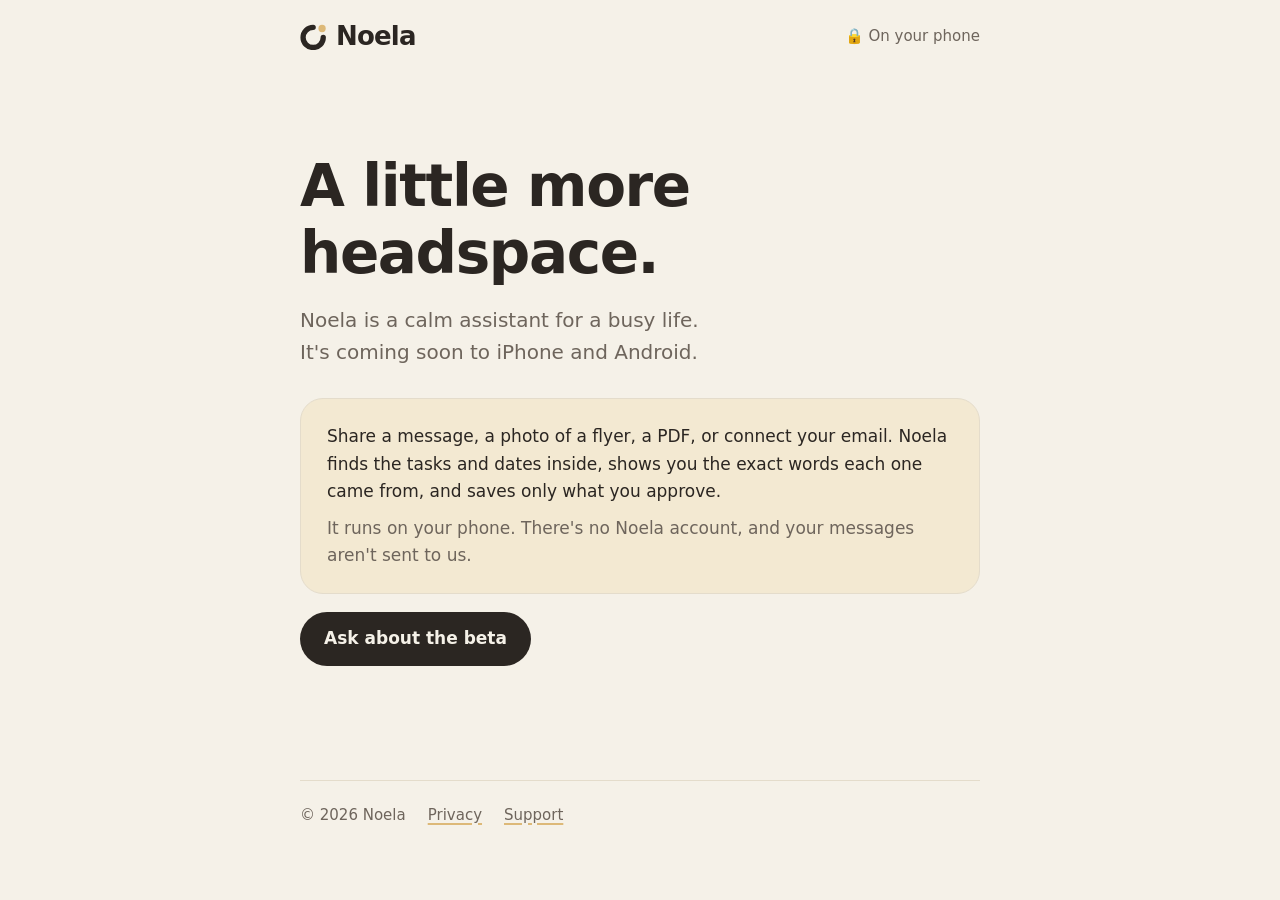
<file: index.html>
<!doctype html>
<html lang="en">
<head>
  <meta charset="utf-8">
  <meta name="viewport" content="width=device-width, initial-scale=1">
  <meta name="robots" content="noindex">
  <title>Noela: a calm assistant for a busy life</title>
  <meta name="description" content="Noela is a private assistant on your phone that finds tasks and dates in your messages and email, then lets you approve what to keep. Coming soon to iPhone and Android.">
  <link rel="stylesheet" href="/site.css">
  <link rel="icon" href="/favicon.svg" type="image/svg+xml">
  <link rel="apple-touch-icon" href="/apple-touch-icon.png">
</head>
<body>
  <div class="wrap">
    <header class="top">
      <a class="wordmark" href="/"><img src="/logo.svg" alt="" width="28" height="28">Noela</a>
      <span class="lock">🔒 On your phone</span>
    </header>

    <main class="hero">
      <h1>A little more headspace.</h1>
      <p class="lede">Noela is a calm assistant for a busy life. It's coming soon to iPhone and Android.</p>

      <div class="card">
        <p>Share a message, a photo of a flyer, a PDF, or connect your email. Noela finds the tasks and dates inside, shows you the exact words each one came from, and saves only what you approve.</p>
        <p class="muted">It runs on your phone. There's no Noela account, and your messages aren't sent to us.</p>
      </div>

      <a class="pill" href="mailto:support@heynoela.com?subject=Noela%20beta">Ask about the beta</a>
    </main>

    <footer>
      <span>© 2026 Noela</span>
      <a href="/privacy/">Privacy</a>
      <a href="/support/">Support</a>
    </footer>
  </div>
</body>
</html>
</file>
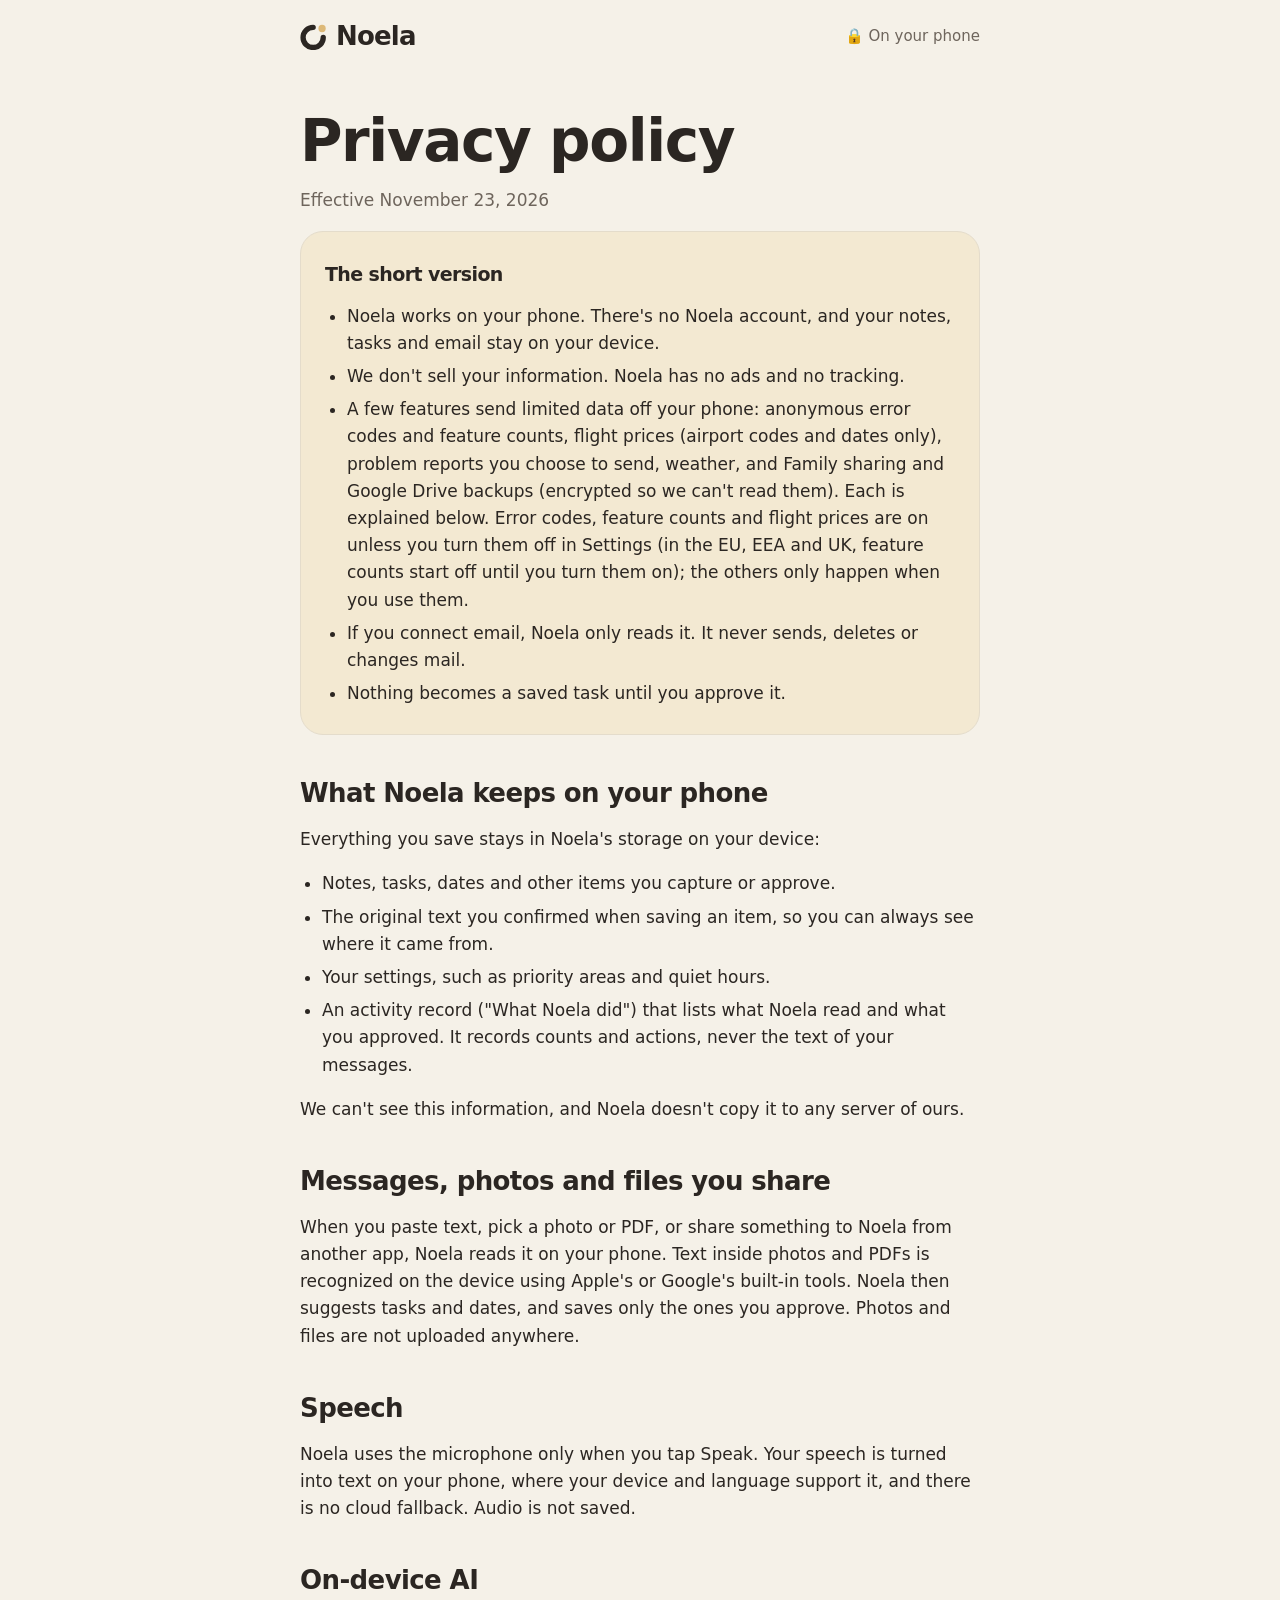
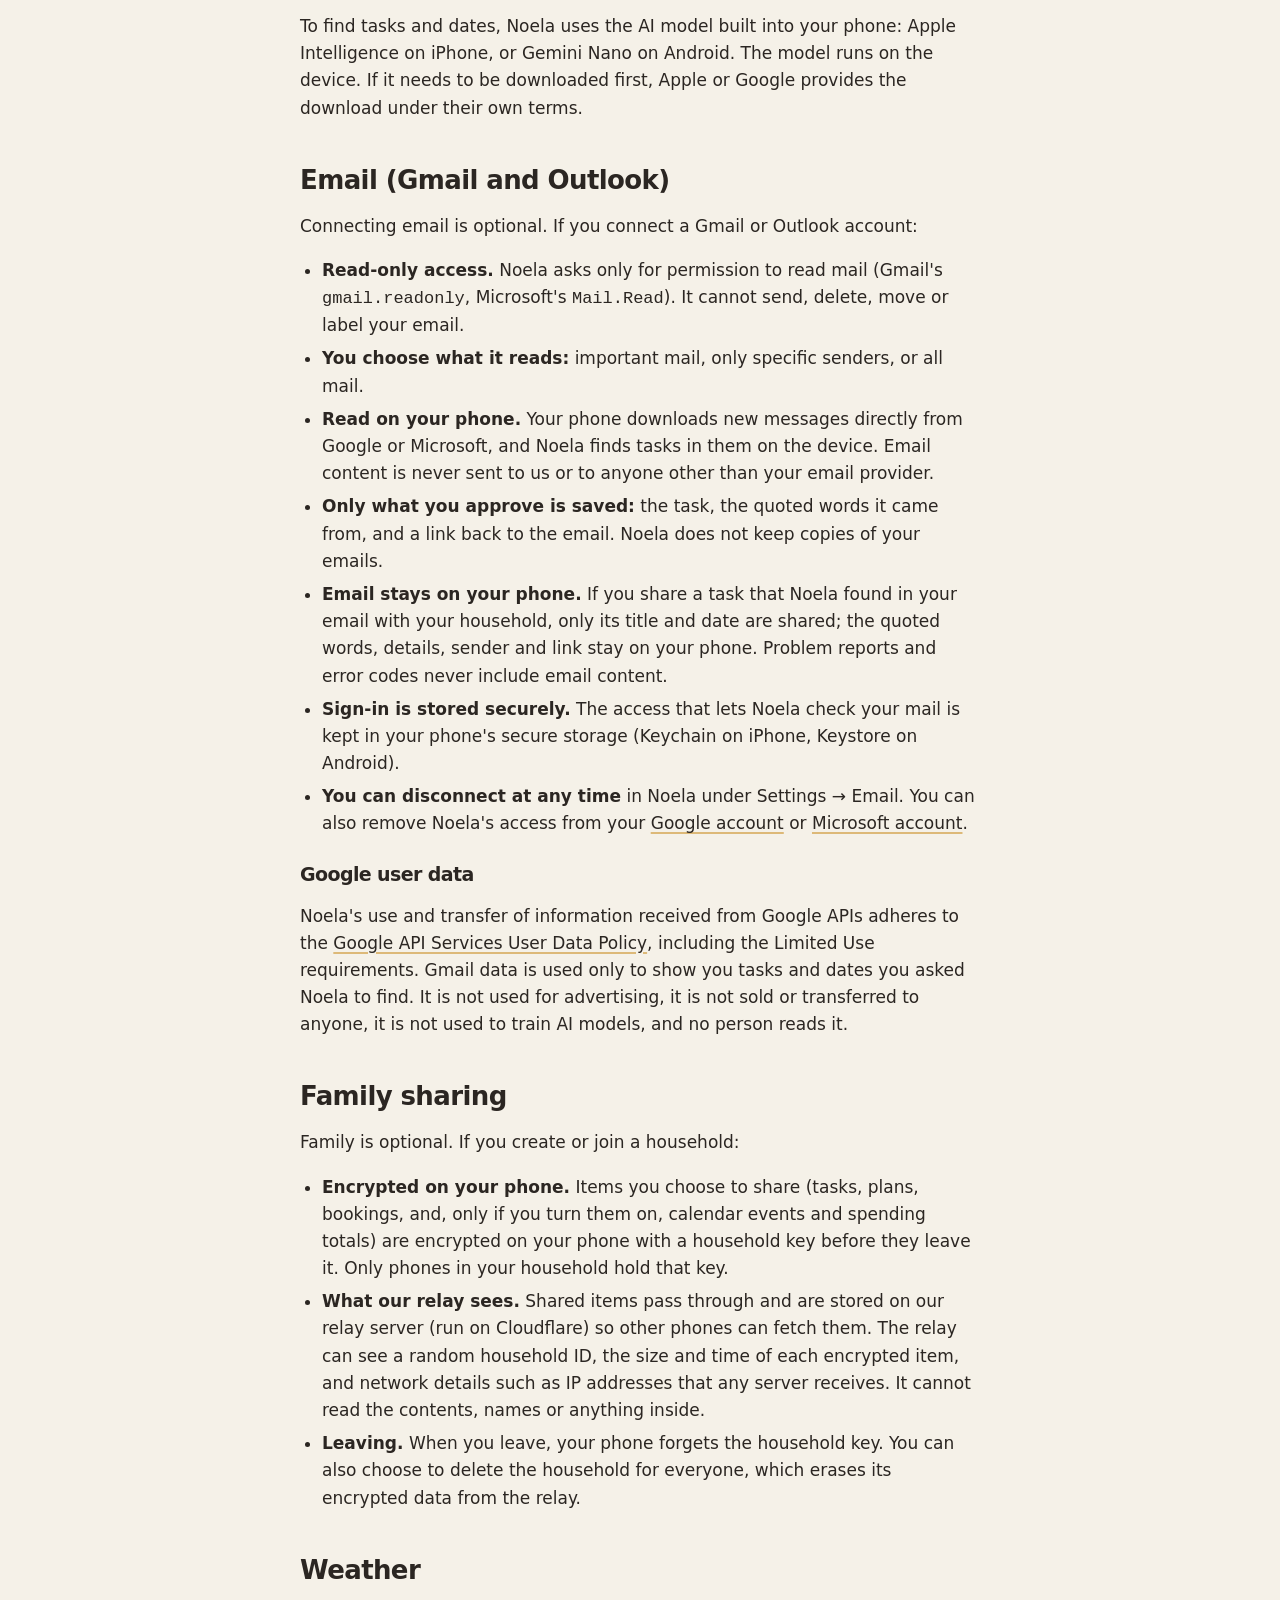
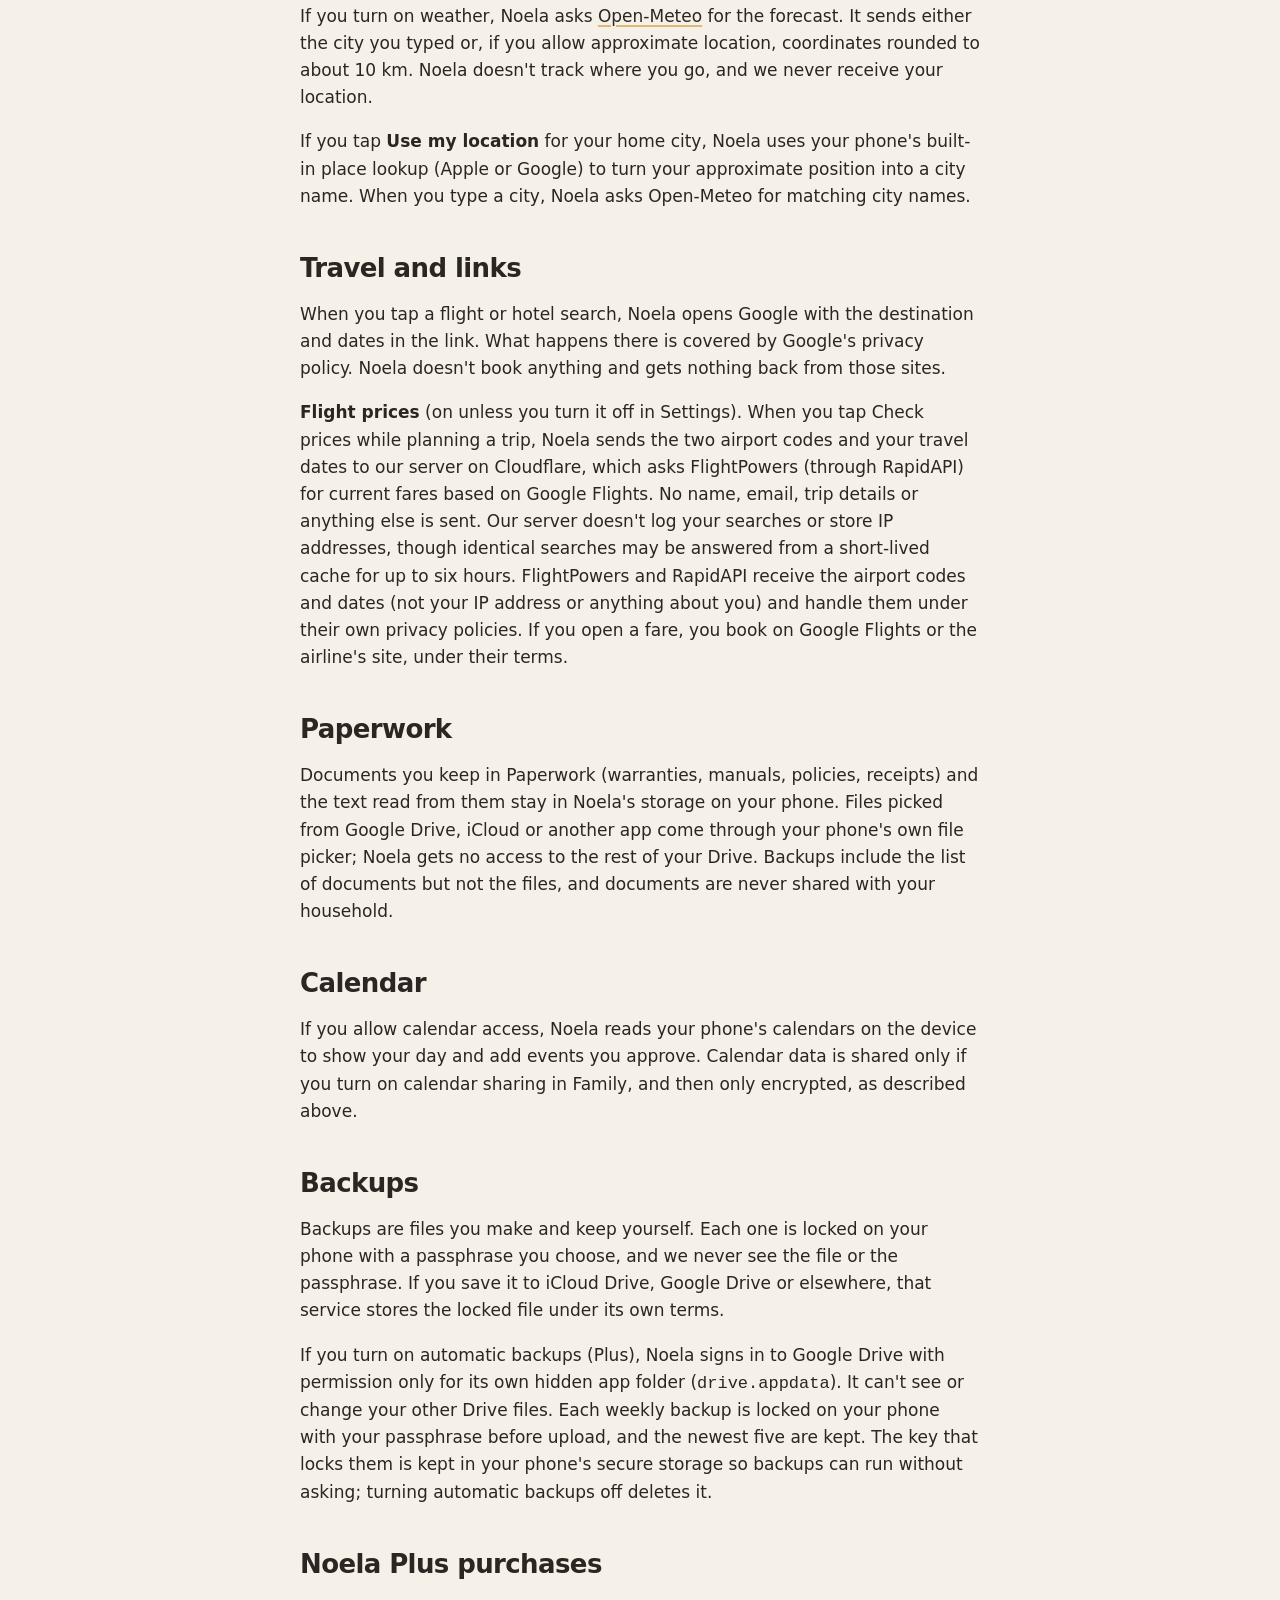
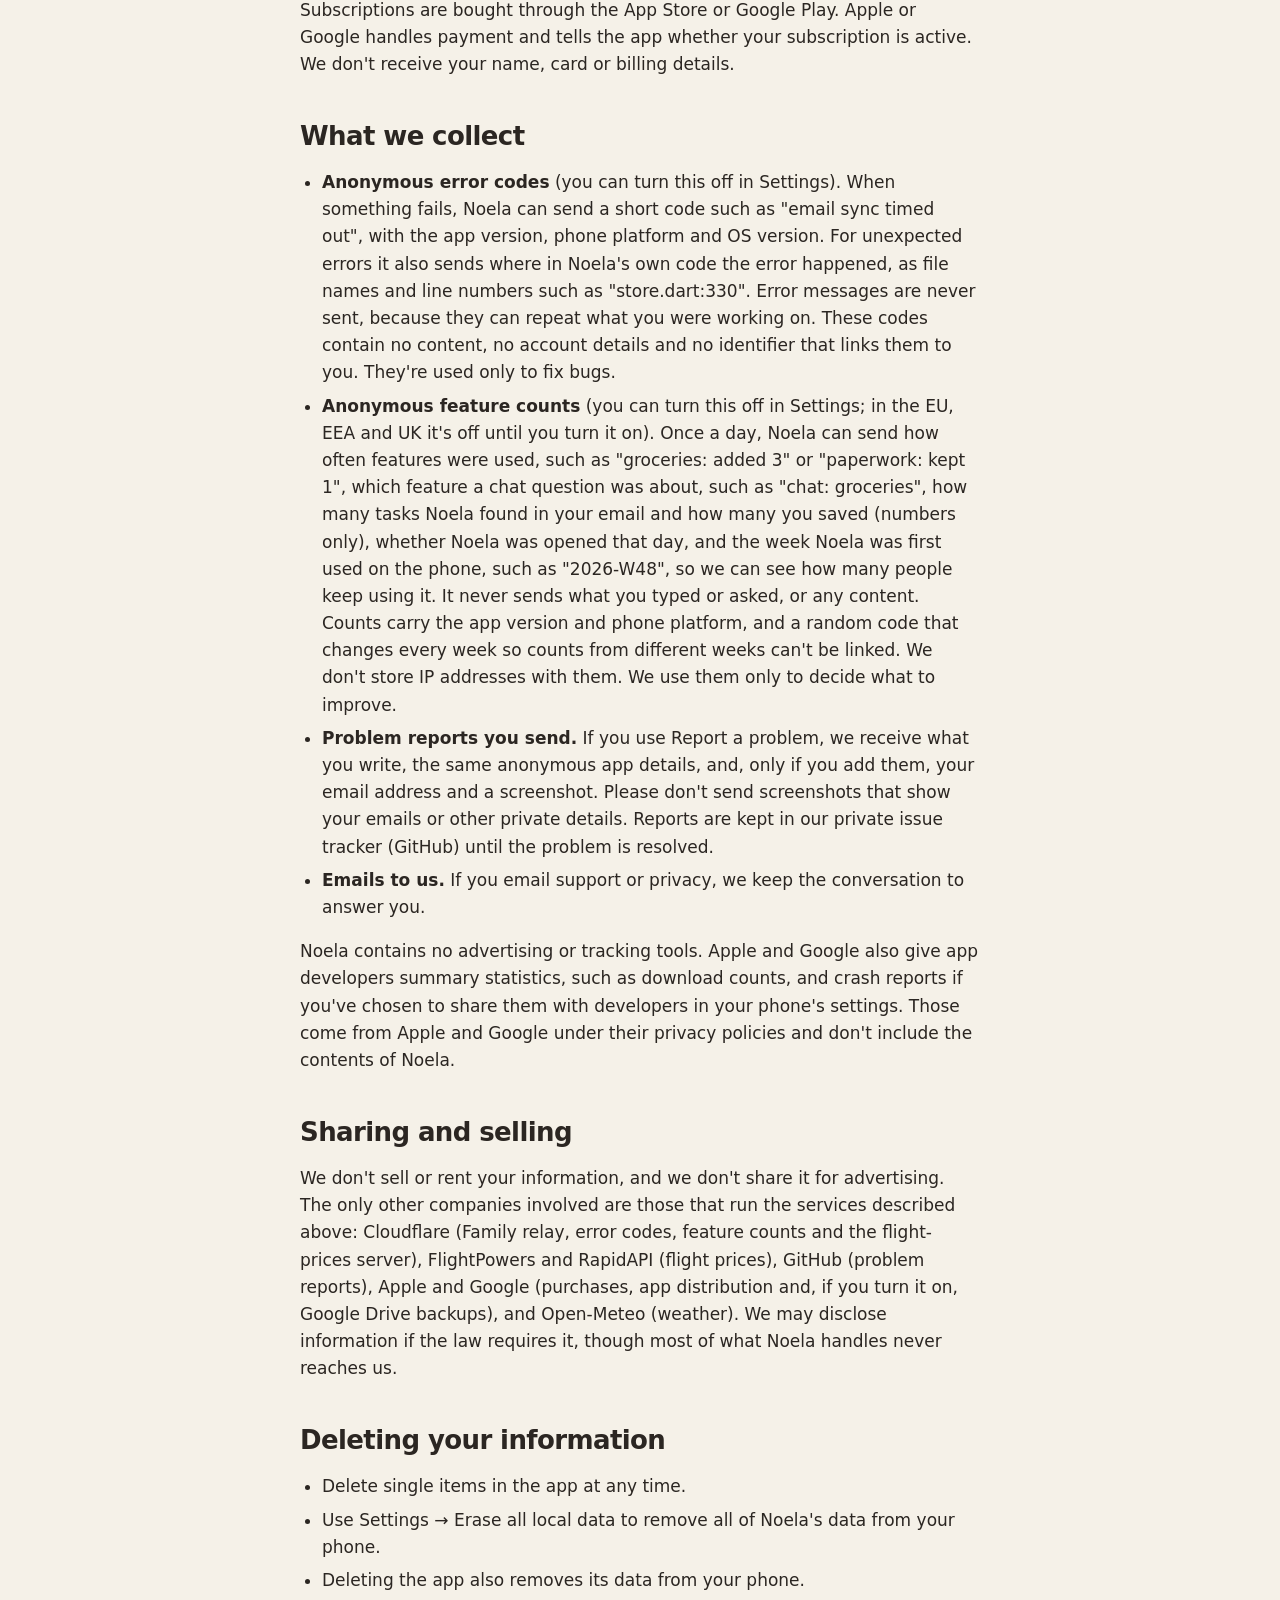
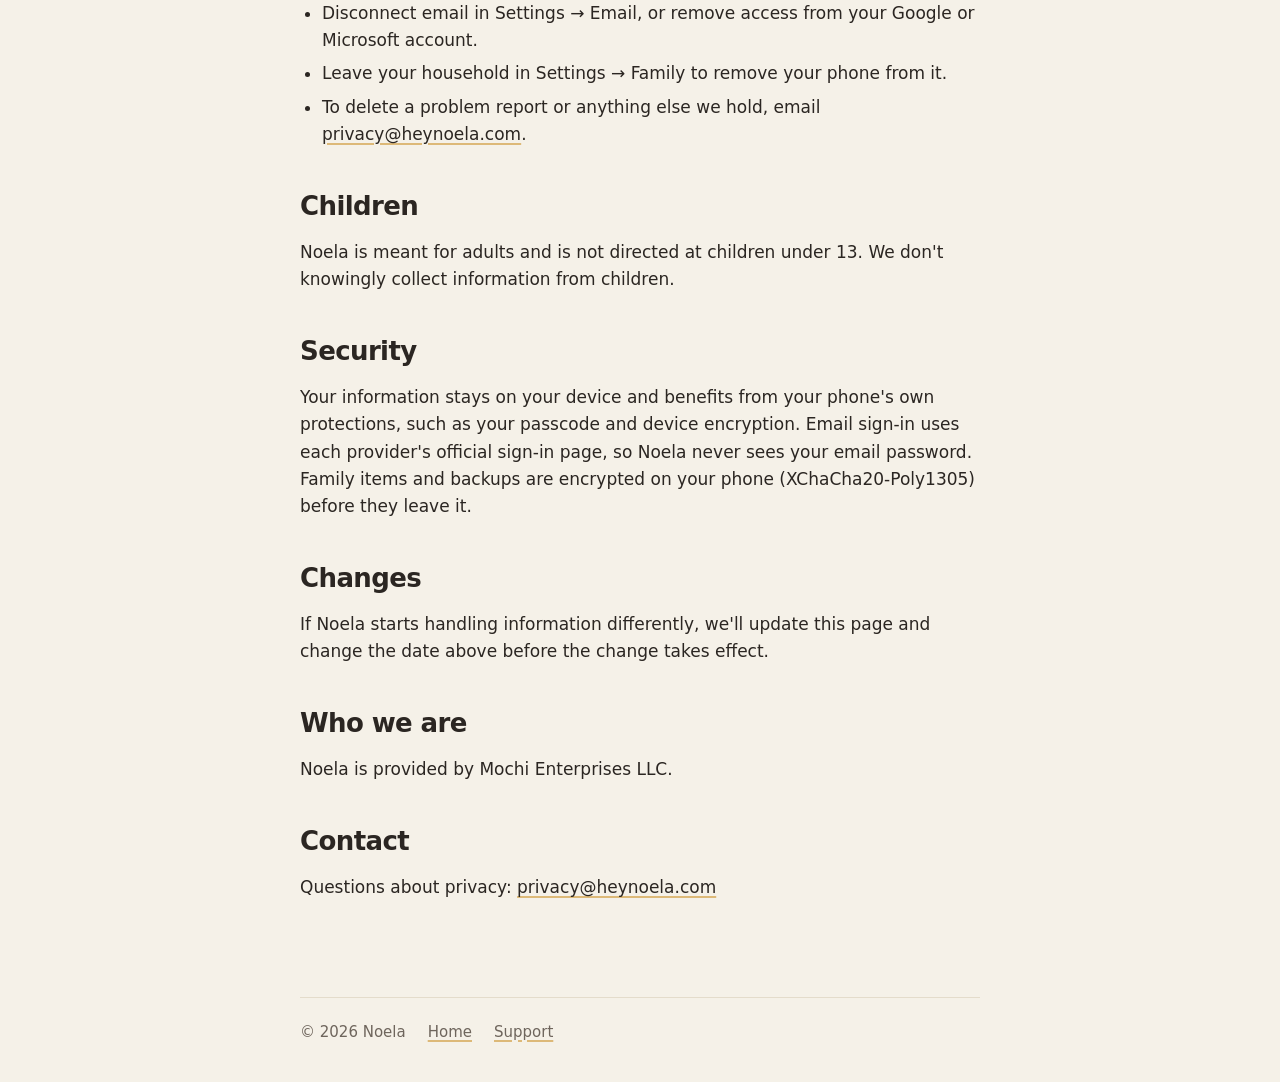
<file: privacy/index.html>
<!doctype html>
<html lang="en">
<head>
  <meta charset="utf-8">
  <meta name="viewport" content="width=device-width, initial-scale=1">
  <meta name="robots" content="noindex">
  <title>Privacy policy · Noela</title>
  <meta name="description" content="How Noela handles your information: it stays on your phone.">
  <link rel="stylesheet" href="/site.css">
  <link rel="icon" href="/favicon.svg" type="image/svg+xml">
  <link rel="apple-touch-icon" href="/apple-touch-icon.png">
</head>
<body>
  <div class="wrap">
    <header class="top">
      <a class="wordmark" href="/"><img src="/logo.svg" alt="" width="28" height="28">Noela</a>
      <span class="lock">🔒 On your phone</span>
    </header>

    <main class="doc">
      <h1>Privacy policy</h1>
      <p class="updated">Effective November 23, 2026</p>

      <div class="summary">
        <h3>The short version</h3>
        <ul>
          <li>Noela works on your phone. There's no Noela account, and your notes, tasks and email stay on your device.</li>
          <li>We don't sell your information. Noela has no ads and no tracking.</li>
          <li>A few features send limited data off your phone: anonymous error codes and feature counts, flight prices (airport codes and dates only), problem reports you choose to send, weather, and Family sharing and Google Drive backups (encrypted so we can't read them). Each is explained below. Error codes, feature counts and flight prices are on unless you turn them off in Settings (in the EU, EEA and UK, feature counts start off until you turn them on); the others only happen when you use them.</li>
          <li>If you connect email, Noela only reads it. It never sends, deletes or changes mail.</li>
          <li>Nothing becomes a saved task until you approve it.</li>
        </ul>
      </div>

      <h2>What Noela keeps on your phone</h2>
      <p>Everything you save stays in Noela's storage on your device:</p>
      <ul>
        <li>Notes, tasks, dates and other items you capture or approve.</li>
        <li>The original text you confirmed when saving an item, so you can always see where it came from.</li>
        <li>Your settings, such as priority areas and quiet hours.</li>
        <li>An activity record ("What Noela did") that lists what Noela read and what you approved. It records counts and actions, never the text of your messages.</li>
      </ul>
      <p>We can't see this information, and Noela doesn't copy it to any server of ours.</p>

      <h2>Messages, photos and files you share</h2>
      <p>When you paste text, pick a photo or PDF, or share something to Noela from another app, Noela reads it on your phone. Text inside photos and PDFs is recognized on the device using Apple's or Google's built-in tools. Noela then suggests tasks and dates, and saves only the ones you approve. Photos and files are not uploaded anywhere.</p>

      <h2>Speech</h2>
      <p>Noela uses the microphone only when you tap Speak. Your speech is turned into text on your phone, where your device and language support it, and there is no cloud fallback. Audio is not saved.</p>

      <h2>On-device AI</h2>
      <p>To find tasks and dates, Noela uses the AI model built into your phone: Apple Intelligence on iPhone, or Gemini Nano on Android. The model runs on the device. If it needs to be downloaded first, Apple or Google provides the download under their own terms.</p>

      <h2>Email (Gmail and Outlook)</h2>
      <p>Connecting email is optional. If you connect a Gmail or Outlook account:</p>
      <ul>
        <li><strong>Read-only access.</strong> Noela asks only for permission to read mail (Gmail's <code>gmail.readonly</code>, Microsoft's <code>Mail.Read</code>). It cannot send, delete, move or label your email.</li>
        <li><strong>You choose what it reads:</strong> important mail, only specific senders, or all mail.</li>
        <li><strong>Read on your phone.</strong> Your phone downloads new messages directly from Google or Microsoft, and Noela finds tasks in them on the device. Email content is never sent to us or to anyone other than your email provider.</li>
        <li><strong>Only what you approve is saved:</strong> the task, the quoted words it came from, and a link back to the email. Noela does not keep copies of your emails.</li>
        <li><strong>Email stays on your phone.</strong> If you share a task that Noela found in your email with your household, only its title and date are shared; the quoted words, details, sender and link stay on your phone. Problem reports and error codes never include email content.</li>
        <li><strong>Sign-in is stored securely.</strong> The access that lets Noela check your mail is kept in your phone's secure storage (Keychain on iPhone, Keystore on Android).</li>
        <li><strong>You can disconnect at any time</strong> in Noela under Settings → Email. You can also remove Noela's access from your <a href="https://myaccount.google.com/permissions">Google account</a> or <a href="https://account.live.com/consent/Manage">Microsoft account</a>.</li>
      </ul>

      <h3>Google user data</h3>
      <p>Noela's use and transfer of information received from Google APIs adheres to the <a href="https://developers.google.com/terms/api-services-user-data-policy">Google API Services User Data Policy</a>, including the Limited Use requirements. Gmail data is used only to show you tasks and dates you asked Noela to find. It is not used for advertising, it is not sold or transferred to anyone, it is not used to train AI models, and no person reads it.</p>

      <h2>Family sharing</h2>
      <p>Family is optional. If you create or join a household:</p>
      <ul>
        <li><strong>Encrypted on your phone.</strong> Items you choose to share (tasks, plans, bookings, and, only if you turn them on, calendar events and spending totals) are encrypted on your phone with a household key before they leave it. Only phones in your household hold that key.</li>
        <li><strong>What our relay sees.</strong> Shared items pass through and are stored on our relay server (run on Cloudflare) so other phones can fetch them. The relay can see a random household ID, the size and time of each encrypted item, and network details such as IP addresses that any server receives. It cannot read the contents, names or anything inside.</li>
        <li><strong>Leaving.</strong> When you leave, your phone forgets the household key. You can also choose to delete the household for everyone, which erases its encrypted data from the relay.</li>
      </ul>

      <h2>Weather</h2>
      <p>If you turn on weather, Noela asks <a href="https://open-meteo.com/">Open-Meteo</a> for the forecast. It sends either the city you typed or, if you allow approximate location, coordinates rounded to about 10 km. Noela doesn't track where you go, and we never receive your location.</p>
      <p>If you tap <strong>Use my location</strong> for your home city, Noela uses your phone's built-in place lookup (Apple or Google) to turn your approximate position into a city name. When you type a city, Noela asks Open-Meteo for matching city names.</p>

      <h2>Travel and links</h2>
      <p>When you tap a flight or hotel search, Noela opens Google with the destination and dates in the link. What happens there is covered by Google's privacy policy. Noela doesn't book anything and gets nothing back from those sites.</p>
      <p><strong>Flight prices</strong> (on unless you turn it off in Settings). When you tap Check prices while planning a trip, Noela sends the two airport codes and your travel dates to our server on Cloudflare, which asks FlightPowers (through RapidAPI) for current fares based on Google Flights. No name, email, trip details or anything else is sent. Our server doesn't log your searches or store IP addresses, though identical searches may be answered from a short-lived cache for up to six hours. FlightPowers and RapidAPI receive the airport codes and dates (not your IP address or anything about you) and handle them under their own privacy policies. If you open a fare, you book on Google Flights or the airline's site, under their terms.</p>

      <h2>Paperwork</h2>
      <p>Documents you keep in Paperwork (warranties, manuals, policies, receipts) and the text read from them stay in Noela's storage on your phone. Files picked from Google Drive, iCloud or another app come through your phone's own file picker; Noela gets no access to the rest of your Drive. Backups include the list of documents but not the files, and documents are never shared with your household.</p>

      <h2>Calendar</h2>
      <p>If you allow calendar access, Noela reads your phone's calendars on the device to show your day and add events you approve. Calendar data is shared only if you turn on calendar sharing in Family, and then only encrypted, as described above.</p>

      <h2>Backups</h2>
      <p>Backups are files you make and keep yourself. Each one is locked on your phone with a passphrase you choose, and we never see the file or the passphrase. If you save it to iCloud Drive, Google Drive or elsewhere, that service stores the locked file under its own terms.</p>
      <p>If you turn on automatic backups (Plus), Noela signs in to Google Drive with permission only for its own hidden app folder (<code>drive.appdata</code>). It can't see or change your other Drive files. Each weekly backup is locked on your phone with your passphrase before upload, and the newest five are kept. The key that locks them is kept in your phone's secure storage so backups can run without asking; turning automatic backups off deletes it.</p>

      <h2>Noela Plus purchases</h2>
      <p>Subscriptions are bought through the App Store or Google Play. Apple or Google handles payment and tells the app whether your subscription is active. We don't receive your name, card or billing details.</p>

      <h2>What we collect</h2>
      <ul>
        <li><strong>Anonymous error codes</strong> (you can turn this off in Settings). When something fails, Noela can send a short code such as "email sync timed out", with the app version, phone platform and OS version. For unexpected errors it also sends where in Noela's own code the error happened, as file names and line numbers such as "store.dart:330". Error messages are never sent, because they can repeat what you were working on. These codes contain no content, no account details and no identifier that links them to you. They're used only to fix bugs.</li>
        <li><strong>Anonymous feature counts</strong> (you can turn this off in Settings; in the EU, EEA and UK it's off until you turn it on). Once a day, Noela can send how often features were used, such as "groceries: added 3" or "paperwork: kept 1", which feature a chat question was about, such as "chat: groceries", how many tasks Noela found in your email and how many you saved (numbers only), whether Noela was opened that day, and the week Noela was first used on the phone, such as "2026-W48", so we can see how many people keep using it. It never sends what you typed or asked, or any content. Counts carry the app version and phone platform, and a random code that changes every week so counts from different weeks can't be linked. We don't store IP addresses with them. We use them only to decide what to improve.</li>
        <li><strong>Problem reports you send.</strong> If you use Report a problem, we receive what you write, the same anonymous app details, and, only if you add them, your email address and a screenshot. Please don't send screenshots that show your emails or other private details. Reports are kept in our private issue tracker (GitHub) until the problem is resolved.</li>
        <li><strong>Emails to us.</strong> If you email support or privacy, we keep the conversation to answer you.</li>
      </ul>
      <p>Noela contains no advertising or tracking tools. Apple and Google also give app developers summary statistics, such as download counts, and crash reports if you've chosen to share them with developers in your phone's settings. Those come from Apple and Google under their privacy policies and don't include the contents of Noela.</p>

      <h2>Sharing and selling</h2>
      <p>We don't sell or rent your information, and we don't share it for advertising. The only other companies involved are those that run the services described above: Cloudflare (Family relay, error codes, feature counts and the flight-prices server), FlightPowers and RapidAPI (flight prices), GitHub (problem reports), Apple and Google (purchases, app distribution and, if you turn it on, Google Drive backups), and Open-Meteo (weather). We may disclose information if the law requires it, though most of what Noela handles never reaches us.</p>

      <h2>Deleting your information</h2>
      <ul>
        <li>Delete single items in the app at any time.</li>
        <li>Use Settings → Erase all local data to remove all of Noela's data from your phone.</li>
        <li>Deleting the app also removes its data from your phone.</li>
        <li>Disconnect email in Settings → Email, or remove access from your Google or Microsoft account.</li>
        <li>Leave your household in Settings → Family to remove your phone from it.</li>
        <li>To delete a problem report or anything else we hold, email <a href="mailto:privacy@heynoela.com">privacy@heynoela.com</a>.</li>
      </ul>

      <h2>Children</h2>
      <p>Noela is meant for adults and is not directed at children under 13. We don't knowingly collect information from children.</p>

      <h2>Security</h2>
      <p>Your information stays on your device and benefits from your phone's own protections, such as your passcode and device encryption. Email sign-in uses each provider's official sign-in page, so Noela never sees your email password. Family items and backups are encrypted on your phone (XChaCha20-Poly1305) before they leave it.</p>

      <h2>Changes</h2>
      <p>If Noela starts handling information differently, we'll update this page and change the date above before the change takes effect.</p>

      <h2>Who we are</h2>
      <p>Noela is provided by Mochi Enterprises LLC.</p>

      <h2>Contact</h2>
      <p>Questions about privacy: <a href="mailto:privacy@heynoela.com">privacy@heynoela.com</a></p>
    </main>

    <footer>
      <span>© 2026 Noela</span>
      <a href="/">Home</a>
      <a href="/support/">Support</a>
    </footer>
  </div>
</body>
</html>
</file>
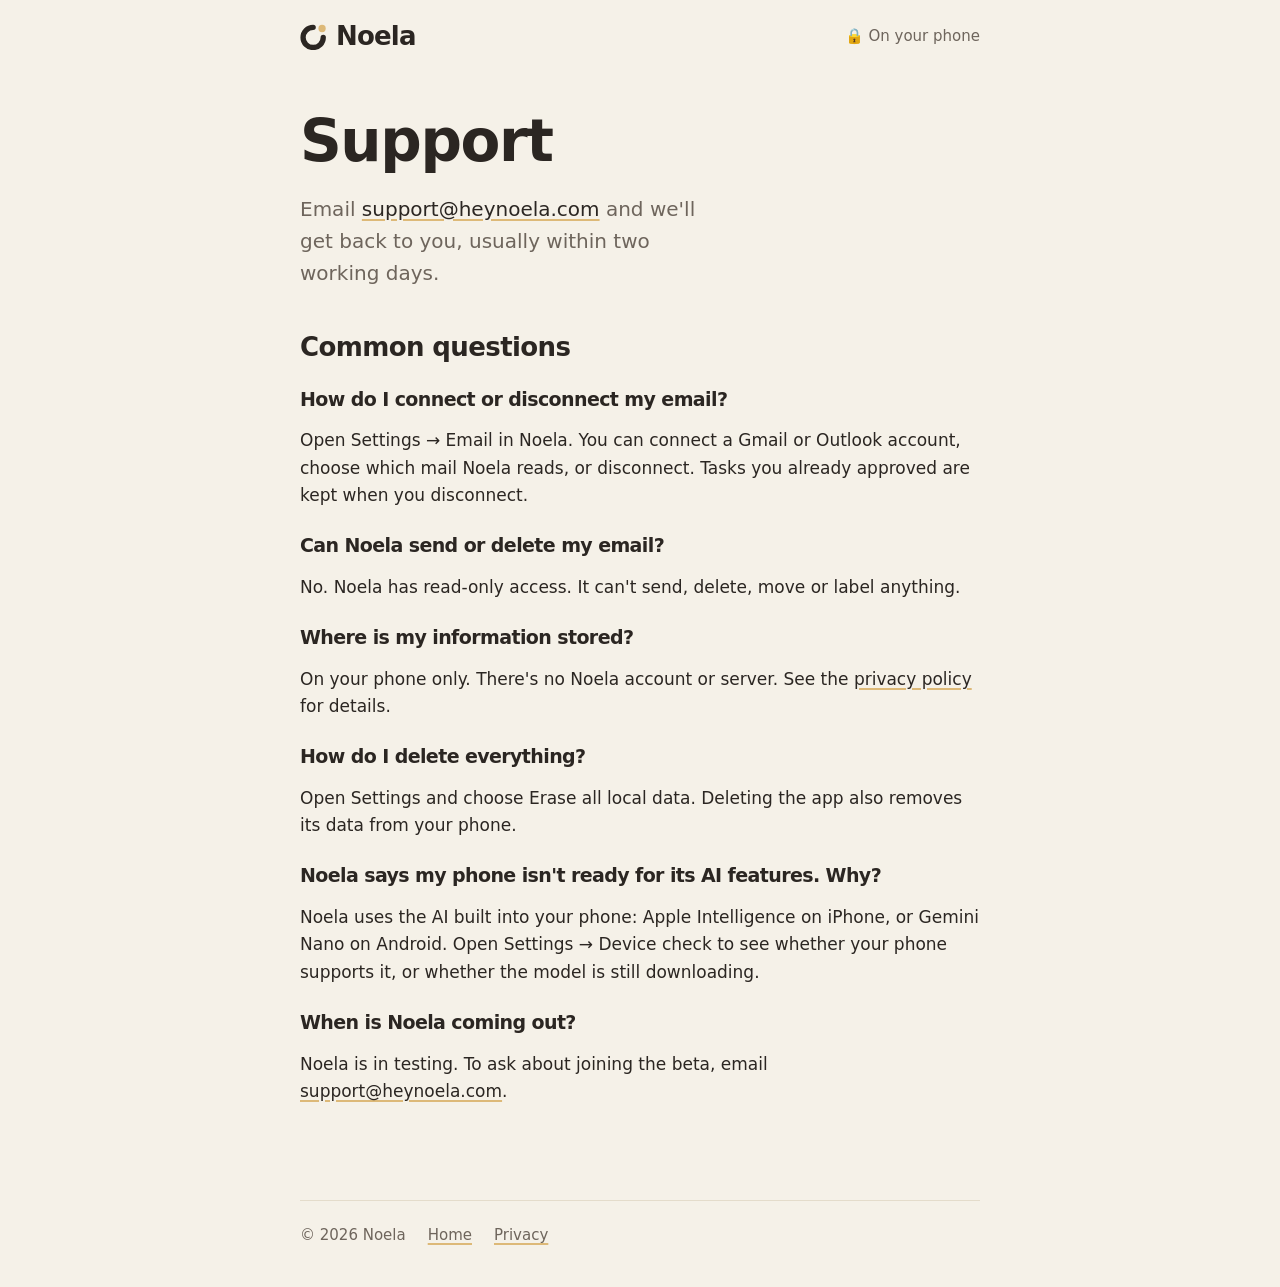
<file: support/index.html>
<!doctype html>
<html lang="en">
<head>
  <meta charset="utf-8">
  <meta name="viewport" content="width=device-width, initial-scale=1">
  <meta name="robots" content="noindex">
  <title>Support · Noela</title>
  <meta name="description" content="Get help with Noela.">
  <link rel="stylesheet" href="/site.css">
  <link rel="icon" href="/favicon.svg" type="image/svg+xml">
  <link rel="apple-touch-icon" href="/apple-touch-icon.png">
</head>
<body>
  <div class="wrap">
    <header class="top">
      <a class="wordmark" href="/"><img src="/logo.svg" alt="" width="28" height="28">Noela</a>
      <span class="lock">🔒 On your phone</span>
    </header>

    <main class="doc">
      <h1>Support</h1>
      <p class="lede">Email <a href="mailto:support@heynoela.com">support@heynoela.com</a> and we'll get back to you, usually within two working days.</p>

      <h2>Common questions</h2>

      <h3>How do I connect or disconnect my email?</h3>
      <p>Open Settings → Email in Noela. You can connect a Gmail or Outlook account, choose which mail Noela reads, or disconnect. Tasks you already approved are kept when you disconnect.</p>

      <h3>Can Noela send or delete my email?</h3>
      <p>No. Noela has read-only access. It can't send, delete, move or label anything.</p>

      <h3>Where is my information stored?</h3>
      <p>On your phone only. There's no Noela account or server. See the <a href="/privacy/">privacy policy</a> for details.</p>

      <h3>How do I delete everything?</h3>
      <p>Open Settings and choose Erase all local data. Deleting the app also removes its data from your phone.</p>

      <h3>Noela says my phone isn't ready for its AI features. Why?</h3>
      <p>Noela uses the AI built into your phone: Apple Intelligence on iPhone, or Gemini Nano on Android. Open Settings → Device check to see whether your phone supports it, or whether the model is still downloading.</p>

      <h3>When is Noela coming out?</h3>
      <p>Noela is in testing. To ask about joining the beta, email <a href="mailto:support@heynoela.com?subject=Noela%20beta">support@heynoela.com</a>.</p>
    </main>

    <footer>
      <span>© 2026 Noela</span>
      <a href="/">Home</a>
      <a href="/privacy/">Privacy</a>
    </footer>
  </div>
</body>
</html>
</file>
<file: site.css>
/* Noela's Soft honey palette, matching app/lib/honey.dart in the app. */
:root {
  --paper: #f5f1e8;
  --surface: #fbf8f1;
  --ink: #2b2622;
  --muted: #6e655c;
  --soft: #ecd29e;
  --gold: #ddb978;
  --gold-tint: #f3e9d2;
  --brown: #936c49;
  --line: #e4dccb;
  --focus: #195fb4;
  --rounded: ui-rounded, "SF Pro Rounded", "Nunito", system-ui, -apple-system, "Segoe UI", sans-serif;
  --body: system-ui, -apple-system, "Segoe UI", Roboto, sans-serif;
}

* { box-sizing: border-box; }

html { -webkit-text-size-adjust: 100%; }

body {
  margin: 0;
  background: var(--paper);
  color: var(--ink);
  font: 17px/1.6 var(--body);
}

a { color: var(--ink); text-decoration-color: var(--gold); text-underline-offset: 3px; text-decoration-thickness: 2px; }
a:hover { text-decoration-color: var(--brown); }
a:focus-visible { outline: 3px solid var(--focus); outline-offset: 3px; border-radius: 4px; }

.wrap { max-width: 720px; margin: 0 auto; padding: 0 20px; }

header.top {
  display: flex; align-items: center; justify-content: space-between;
  padding: 22px 0;
}
.wordmark {
  font: 700 26px/1 var(--rounded); letter-spacing: -0.8px;
  text-decoration: none; color: var(--ink);
  display: inline-flex; align-items: center; gap: 8px;
}
.wordmark img { display: block; }
.lock { color: var(--muted); font-size: 15px; display: flex; gap: 6px; align-items: center; }

h1, h2, h3 { font-family: var(--rounded); letter-spacing: -0.6px; line-height: 1.15; }
h1 { font-size: clamp(36px, 8vw, 58px); font-weight: 700; margin: 0 0 18px; letter-spacing: -1.4px; }
h2 { font-size: 26px; font-weight: 650; margin: 44px 0 10px; }
h3 { font-size: 19px; font-weight: 650; margin: 26px 0 6px; }
p, li { color: var(--ink); }
.muted { color: var(--muted); }

/* Home */
.hero { padding: 9vh 0 6vh; }
.lede { font-size: 20px; color: var(--muted); max-width: 34ch; margin: 0 0 30px; }
.card {
  background: var(--gold-tint); border: 1px solid var(--line); border-radius: 23px;
  padding: 24px 26px; margin: 0 0 18px;
}
.card p { margin: 0 0 10px; }
.card p:last-child { margin: 0; }
.pill {
  display: inline-block; background: var(--ink); color: var(--paper);
  padding: 13px 24px; border-radius: 999px; font-weight: 600; text-decoration: none;
}
.pill:hover { background: #3a332d; }
.points { list-style: none; padding: 0; margin: 26px 0 0; display: grid; gap: 12px; }
.points li {
  background: var(--surface); border: 1px solid var(--line); border-radius: 18px; padding: 14px 18px;
}
.points strong { font-family: var(--rounded); }

/* Long-form pages */
.doc { padding: 4vh 0 2vh; }
.doc .updated { color: var(--muted); margin-top: -6px; }
.doc ul { padding-left: 22px; }
.doc li { margin: 6px 0; }
.summary { background: var(--gold-tint); border: 1px solid var(--line); border-radius: 23px; padding: 6px 24px 10px; }

footer {
  border-top: 1px solid var(--line); margin-top: 60px; padding: 22px 0 40px;
  color: var(--muted); font-size: 15px;
  display: flex; flex-wrap: wrap; gap: 8px 22px;
}
footer a { color: var(--muted); }
</file>
